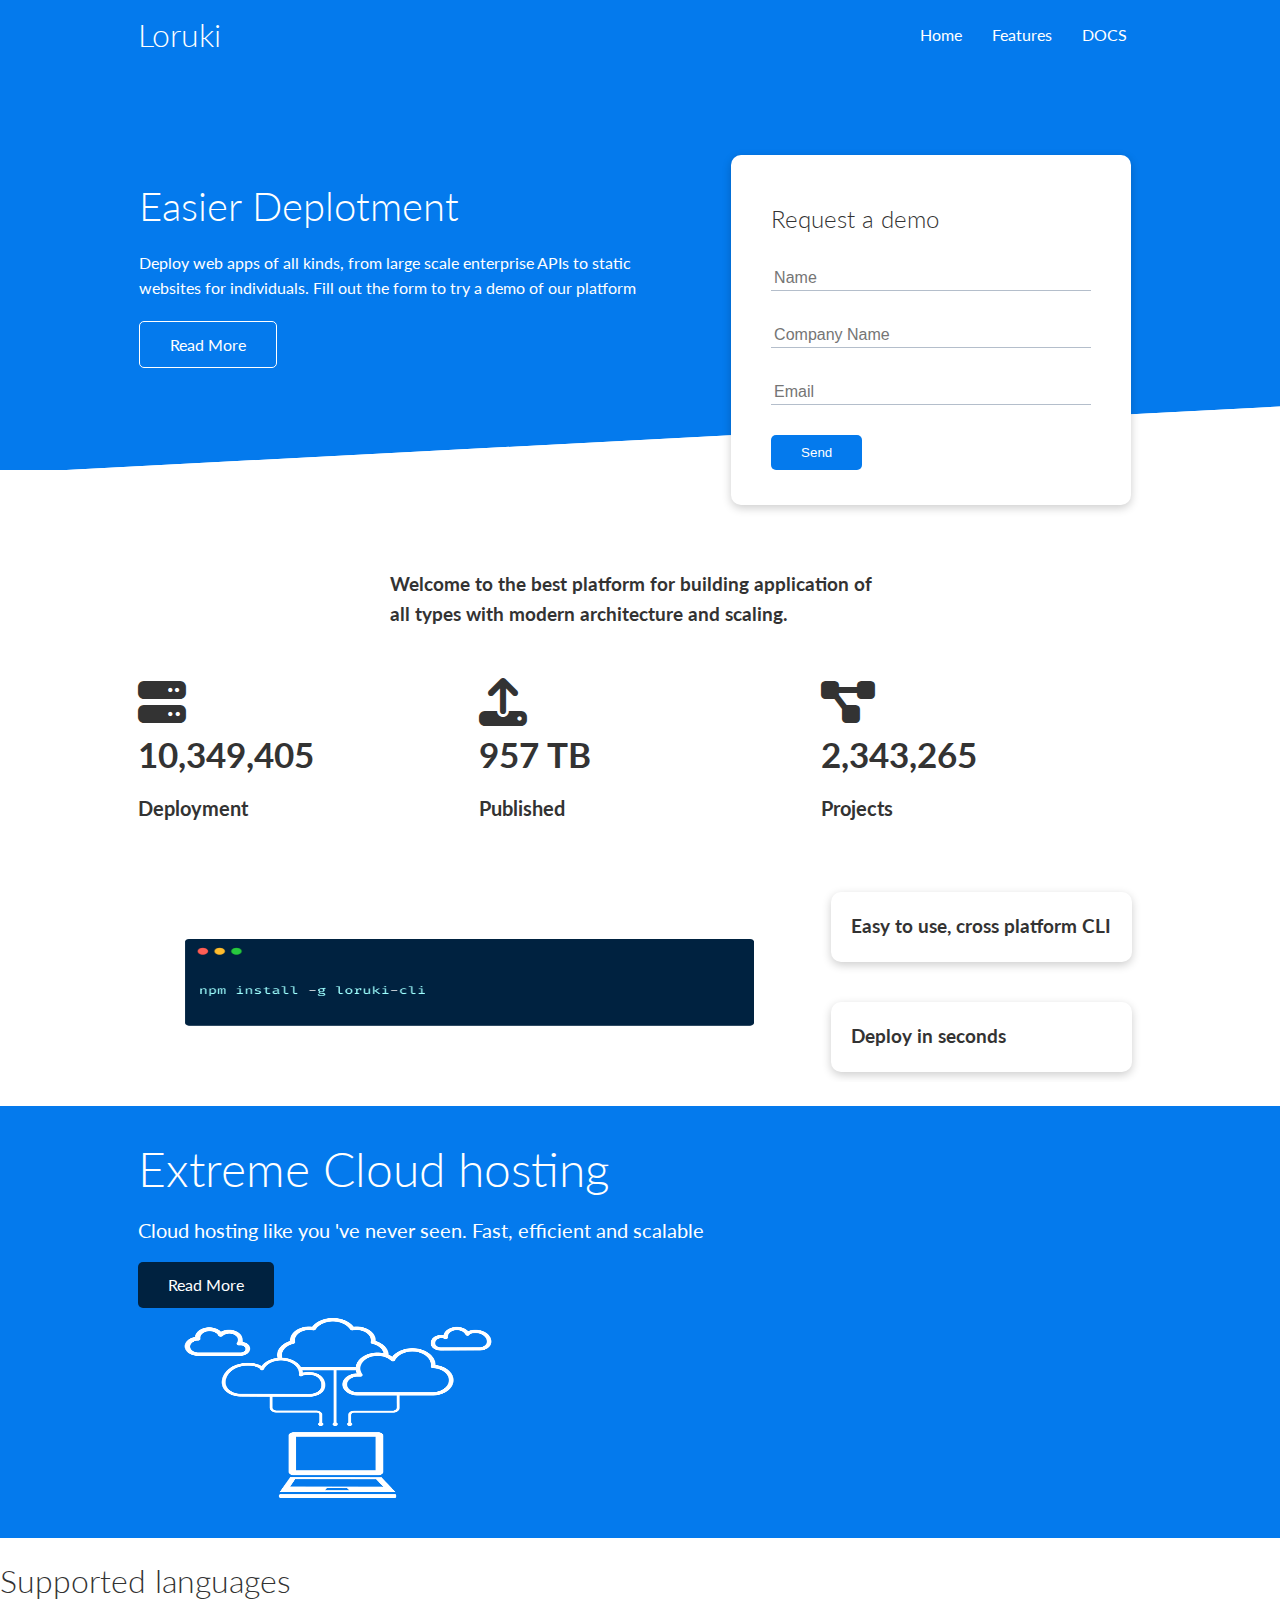
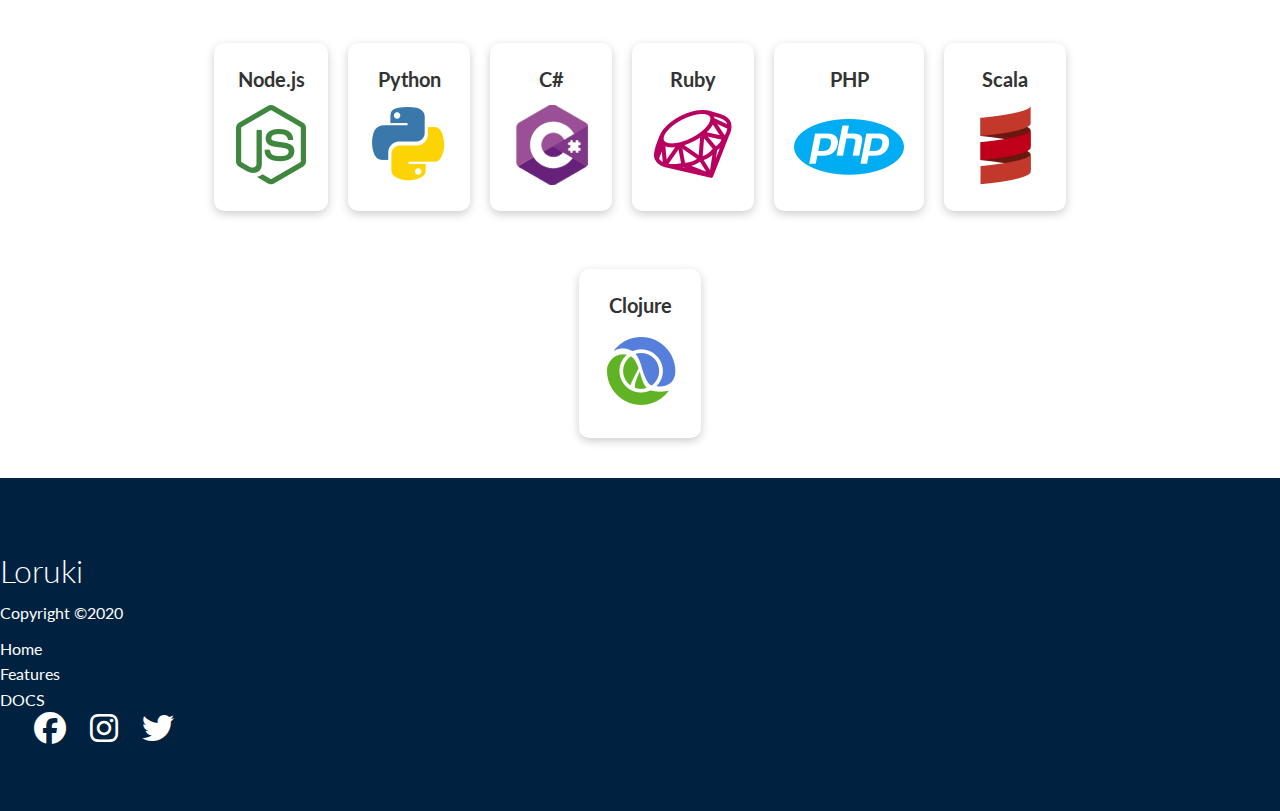
<file: project-7 (brad)/index.html>
<!DOCTYPE html>
<html lang="en">

<head>
    <meta charset="UTF-8">
    <meta http-equiv="X-UA-Compatible" content="IE=edge">
    <meta name="viewport" content="width=device-width, initial-scale=1.0">
    <title>Loruki | cloud hosting for everyone</title>
    <link rel="stylesheet" href="https://cdnjs.cloudflare.com/ajax/libs/font-awesome/6.1.1/css/all.min.css" >
    <link rel="stylesheet" href="utilities.css">
    <link rel="stylesheet" href="style.css">
</head>
<body>
    <!--navbar-->
    <div class="navbar">
        <div class="container flex">
            <h1 class="logo">Loruki</h1>
                <nav>
                    <ul>
                    <li><a href="index.html">Home</a></li>
                    <li><a href="features.html">Features</a></li>
                    <li><a href="docs.html">DOCS</a></li>
                    </ul>
                </nav>
            
        </div>
    </div>
    <!--showcase-->
    <section class="showcase">
        <div class="container grid">
            <div class="showcase-text">
                <h1>Easier Deplotment</h1>
                <p>Deploy web apps of all kinds, from large scale enterprise APIs to static websites for individuals. Fill out the form to try a demo of our platform</p>
                <a href="features.html" class="btn btn-outline">Read More</a>
                
            </div>
            <div class="showcase-form card">
                <h2>Request a demo</h2>
                <form>
                    <div class="form-control">
                        <input type="text" name="name" placeholder="Name" required>
                    </div>
                    <div class="form-control">
                        <input type="text" name="company" placeholder="Company Name" required>
                    </div>
                    <div class="form-control">
                        <input type="email" name="email" placeholder="Email" required>
                    </div>
                    <input type="submit" value="Send" class="btn btn-primary">
                </form>
        </div>
        </div>

    </section>
    <!--stats-->
    <section class="stats">
        <div class="container">
            <h3 class="stats-heading text-center my-1">
                Welcome to the best platform for building application of all types with modern architecture and scaling.
            </h3> 
            <div class="grid grid-3 text-center my-4">
                <div>
                    <i class="fas fa-server fa-3x"></i>
                    <h3>10,349,405</h3>
                    <p class="text-secondary">Deployment</p>
                </div>
                <div>
                    <i class="fas fa-upload fa-3x"></i>
                    <h3>957 TB</h3>
                    <p class="text-secondary"> Published</p>
                    </div>

                    <div>
                    <i class="fas fa-project-diagram fa-3x"></i>
                    <h3>2,343,265</h3>
                    <p class="text-secondary">Projects</p>
                    </div>

                    
                </div>
                <div></div>


           </div>        

    </section>
    <!---cli-->
    <section class="cli">
        <div class="container grid">
            <img src="images/cli.png" alt="" height="150px" >
            <div class="card">
                <h3>Easy to use, cross platform CLI</h3>
            </div>
            <div class="card">
                <h3>Deploy in seconds</h3>
            </div>
        </div>
    </section>

     <!--Cloud--->
     <section class="cloud bg-primary my-2 py-2">
        <div class="container gird">
            <div class="text-center">
                <h2 class="lg">Extreme Cloud hosting</h2>
                <p class="lead my-1">Cloud hosting like you 've never seen.
                    Fast, efficient and scalable</p>
                    <a href="features.html" class="btn btn-dark">Read More</a>             
            </div>
            <img src="images/cloud.png"  alt="" height="200px" width="200px" >
        </div>
     </section>
     <!--Languages-->
     <section class="languages">
        <h2 class="md text-center my-2">
            Supported languages
        </h2>
        <div class="container flex">
            <div class="card">
                <h4>Node.js</h4>
                <img src="logos/node.png" alt="">
            </div>
            <div class="card">
                <h4>Python</h4>
                <img src="logos/python.png" alt="">
              </div>
              <div class="card">
                <h4>C#</h4>
                <img src="logos/csharp.png" alt="">
              </div>
              <div class="card">
                <h4>Ruby</h4>
                <img src="logos/ruby.png" alt="">
              </div>
              <div class="card">
                <h4>PHP</h4>
                <img src="logos/php.png" alt="">
              </div>
              <div class="card">
                <h4>Scala</h4>
                <img src="logos/scala.png" alt="">
              </div>
              <div class="card">
                <h4>Clojure</h4>
                <img src="logos/clojure.png" alt="">
              </div>
        </div>
     </section>
     <!---Footer-->
     <footer class="footer bg-dark py-5">
        <div class="contaienr gird grid-3">
            <div>
             <h1>
                Loruki
             </h1>
             <p>Copyright &copy;2020</p>

            </div>
            <nav>
                <ul>
                <li><a href="index.html">Home</a></li>
                <li><a href="feature.html">Features</a></li>
                <li><a href="docs.html">DOCS</a></li>
                </ul>
            </nav>
            </div>
            <div class="social">
                <a href="#"><i class="fab fa-gitub fa-2x"></i></a>
                <a href="#"><i class="fab fa-facebook fa-2x"></i></a>
                <a href="#"><i class="fab fa-instagram fa-2x"></i></a>
                <a href="#"><i class="fab fa-twitter fa-2x"></i></a>

            </div>
            
            

            

        </div>
     </footer>

</body>
</html>
</file>
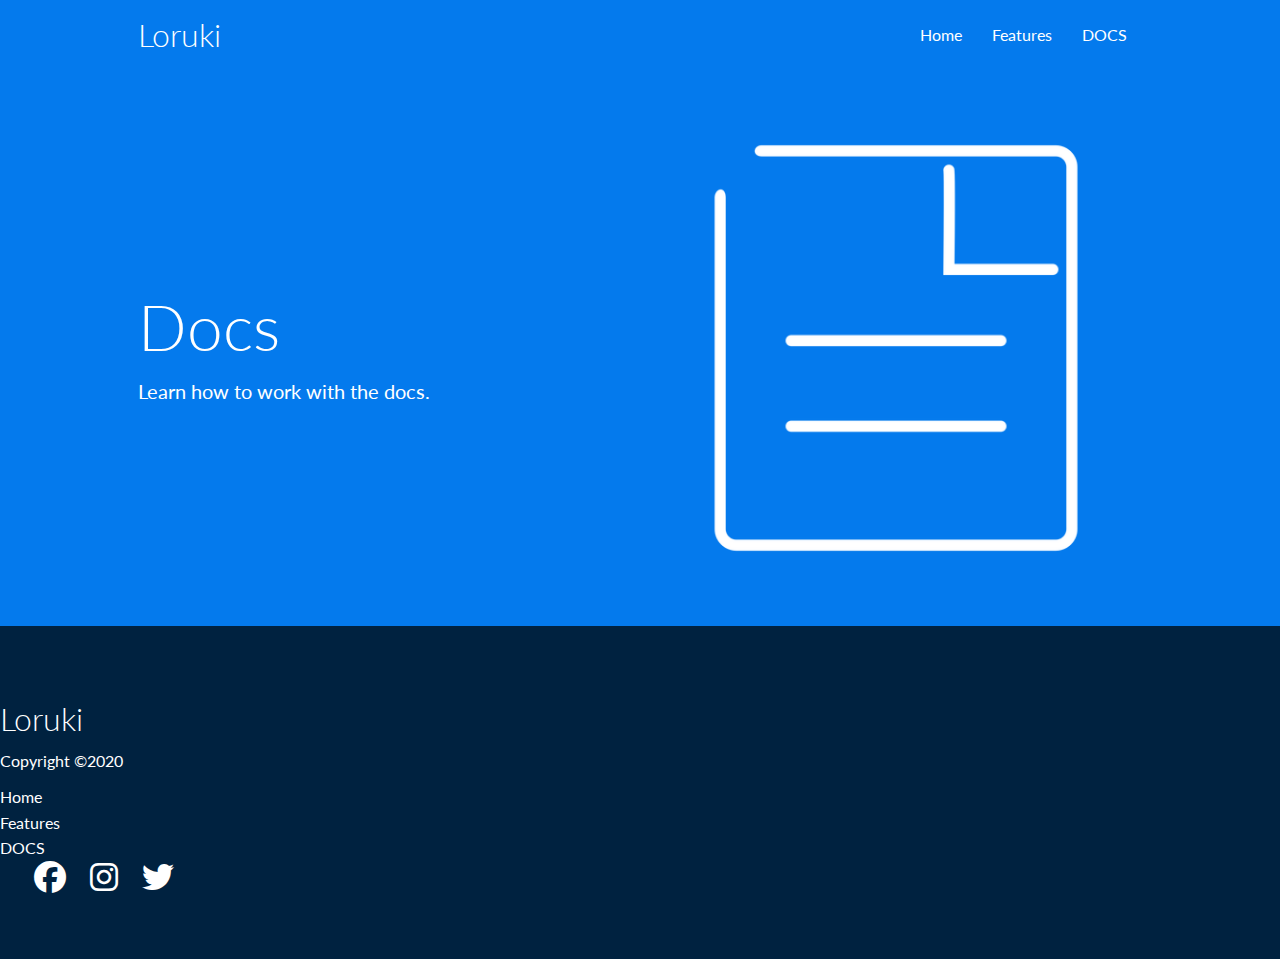
<file: project-7 (brad)/docs.html>
<!DOCTYPE html>
<html lang="en">

<head>
    <meta charset="UTF-8">
    <meta http-equiv="X-UA-Compatible" content="IE=edge">
    <meta name="viewport" content="width=device-width, initial-scale=1.0">
    <title>Loruki | cloud hosting for everyone</title>
    <link rel="stylesheet" href="https://cdnjs.cloudflare.com/ajax/libs/font-awesome/6.1.1/css/all.min.css" >
    <link rel="stylesheet" href="utilities.css">
    <link rel="stylesheet" href="style.css">
</head>
<body>
    <!--navbar-->
    <div class="navbar">
        <div class="container flex">
            <h1 class="logo">Loruki</h1>
                <nav>
                    <ul>
                    <li><a href="index.html">Home</a></li>
                    <li><a href="features.html">Features</a></li>
                    <li><a href="docs.html">DOCS</a></li>
                    </ul>
                </nav>
            
        </div>
    </div>
    <!---Head-->
    <section class="Docs-head bg-primary py-3">
        <div class="container grid">
            <div>
                <h1 class="xl">Docs</h1>
                <p class="lead">
                    Learn how to work with the docs.
                </p>
            </div>
            <img src="images/docs.png" alt="">

        </div>
    </section>
    

   
     <!---Footer-->
     <footer class="footer bg-dark py-5">
        <div class="contaienr gird grid-3">
            <div>
             <h1>
                Loruki
             </h1>
             <p>Copyright &copy;2020</p>

            </div>
            <nav>
                <ul>
                <li><a href="index.html">Home</a></li>
                <li><a href="features.html">Features</a></li>
                <li><a href="docs.html">DOCS</a></li>
                </ul>
            </nav>
            </div>
            <div class="social">
                <a href="#"><i class="fab fa-gitub fa-2x"></i></a>
                <a href="#"><i class="fab fa-facebook fa-2x"></i></a>
                <a href="#"><i class="fab fa-instagram fa-2x"></i></a>
                <a href="#"><i class="fab fa-twitter fa-2x"></i></a>
            

            </div>
            
            

            

        </div>
     </footer>

</body>
</html>
</file>
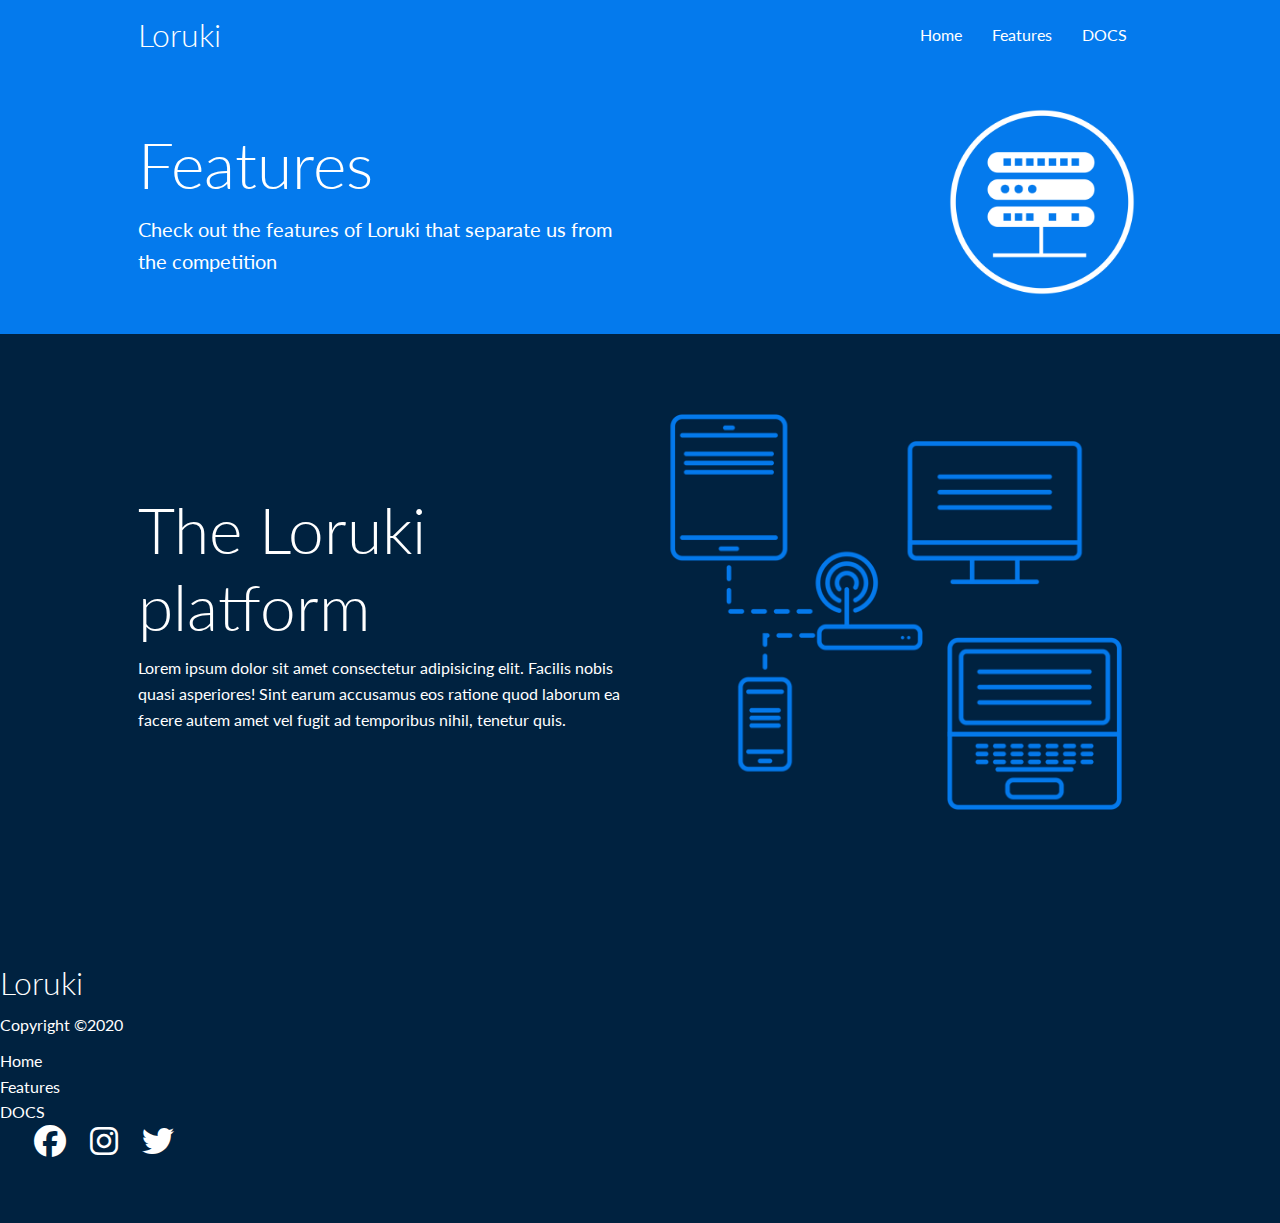
<file: project-7 (brad)/features.html>
<!DOCTYPE html>
<html lang="en">

<head>
    <meta charset="UTF-8">
    <meta http-equiv="X-UA-Compatible" content="IE=edge">
    <meta name="viewport" content="width=device-width, initial-scale=1.0">
    <title>Loruki | cloud hosting for everyone</title>
    <link rel="stylesheet" href="https://cdnjs.cloudflare.com/ajax/libs/font-awesome/6.1.1/css/all.min.css" >
    <link rel="stylesheet" href="utilities.css">
    <link rel="stylesheet" href="style.css">
</head>
<body>
    <!--navbar-->
    <div class="navbar">
        <div class="container flex">
            <h1 class="logo">Loruki</h1>
                <nav>
                    <ul>
                    <li><a href="index.html">Home</a></li>
                    <li><a href="features.html">Features</a></li>
                    <li><a href="docs.html">DOCS</a></li>
                    </ul>
                </nav>
            
        </div>
    </div>
    <!---Head-->
    <section class="features-head bg-primary py-3">
        <div class="container grid">
            <div>
                <h1 class="xl">Features </h1>
                <p class="lead">
                    Check out the features of Loruki  that separate us from the 
                    competition
                </p>
            </div>
            <img src="images/server.png" alt="">

        </div>
    </section>
     <!--Sub heading-->
     <section class="features-subhead bg-dark py-3">
        <div class="container grid">
            <div>
                <h1 class="xl">The Loruki platform</h1>
                <p>
                 Lorem ipsum dolor sit amet consectetur adipisicing elit. Facilis nobis quasi asperiores! Sint earum accusamus eos ratione quod laborum ea facere autem amet vel fugit ad temporibus nihil, tenetur quis.
                </p>
            </div>
            <img src="images/server2.png" alt="">

        </div>

        </div>
     </section>

   
     <!---Footer-->
     <footer class="footer bg-dark py-5">
        <div class="contaienr gird grid-3">
            <div>
             <h1>
                Loruki
             </h1>
             <p>Copyright &copy;2020</p>

            </div>
            <nav>
                <ul>
                <li><a href="index.html">Home</a></li>
                <li><a href="features.html">Features</a></li>
                <li><a href="docs.html">DOCS</a></li>
                </ul>
            </nav>
            </div>
            <div class="social">
                <a href="#"><i class="fab fa-gitub fa-2x"></i></a>
                <a href="#"><i class="fab fa-facebook fa-2x"></i></a>
                <a href="#"><i class="fab fa-instagram fa-2x"></i></a>
                <a href="#"><i class="fab fa-twitter fa-2x"></i></a>

            </div>
            
            

            

        </div>
     </footer>

</body>
</html>
</file>
<file: project-7 (brad)/utilities.css>
.container {
    max-width: 1100px;
    margin: 0 auto; 
    overflow: auto;
    padding: 0 48px;
    
}
.btn  {
    display:inline-block;
    background: var(--primary-color);
    color: #fff;
    padding: 10px 30px;
    border: none;
    border-radius: 5px;

}
.btn-outline {
    background-color: transparent;
    border: white 1px solid;
}
.btn:hover{
    transform: scale(0.98);
}

text-center {
    text-align: center;
    
}

/* Backgrounds and coloured buttons */
.bg-primary, .btn-primary {
    background-color: var(--primary-color);
    color: #fff;

}
.bg-secondary, .btn-secondary {
    background-color: var(--secondary-color);
    color: #fff;
}
.bg-dark, .btn-dark {
    background-color: var(--dark-color);
    color: #fff;
}
.bg-light, .btn-light {
    background-color: var(--light-color);
    color: #fff;
}
.bg-primary a,
 .btn-primary a,
 .bg-secondary a,
  .btn-secondary a,
  .bg-dark a,
   .btn-dark {
    color: #fff;
   }

/*text sizes*/

.lead {
    font-size:20px
}

.sm {
    font-size: 1rem;
}

.md {
    font-size: 2rem;
}

.lg {
    font-size: 3rem;
}

.xl {
    font-size: 4rem;
}


.card {
    background-color: #fff;
    border-radius: 10px;
    box-shadow: 0px 3px 10px rgba(0, 0, 0, 0.2);
    padding: 20px;
    margin: 10px;
   color: #333;
}
.flex {
    display: flex;
    justify-content:center;
    align-items: center;
    height: 100%;
    

}
.grid {
    display: grid;
    grid-template-columns:repeat(2,1fr);
    gap: 20px;
    align-items: center;
    justify-content: center;
    height:100%;


}
.grid-3 {
    grid-template-columns: repeat(3,1fr);
}



/*margin*/

.my-1 {
    margin: 1rem 0;
}
.my-2{
    margin:1.5rem 0 ;
}
.my-3 {
    margin:2rem 0;
}
.my-4 {
    margin: 3rem 0;
}
.my-5 {
    margin: 4rem 0;

}

.m-1 {
    margin: 1rem ;
}
.m-2{
    margin:1.5rem  ;
}
.m-3 {
    margin:2rem ;
}
.m-4 {
    margin: 3rem ;
}
.m-5 {
    margin: 4rem ;

}

/*Padding*/

.py-1 {
    padding: 1rem 0;
}
.py-2{
    padding:1.5rem 0 ;
}
.py-3 {
    padding:2rem 0 ;
}
.py-4 {
    padding: 3rem 0;
}
.py-5 {
    padding: 4rem 0;

}

.p-1 {
    padding: 1rem ;
}
.p-2{
    padding:1.5rem  ;
}
.p-3 {
    padding:2rem  ;
}
.p-4 {
    padding: 3rem ;
}
.p-5 {
    padding: 4rem ;

}
</file>
<file: project-7 (brad)/style.css>
@import url('https://fonts.googleapis.com/css2?family=Lato:wght@300&display=swap');

:root {
  --primary-color: #047aed;
  --secondary-color: #1c3fa8;
  --dark-color: #002240;
  --light-color: #f4f4f4;
  --success-color: #5cb85c;
  --error-color: #d9534f;
}

* {
  box-sizing: border-box;
  padding: 0;
  margin: 0;
}

body {
  font-family: 'Lato', sans-serif;
  color: #333;
  line-height: 1.6;
}

ul {
  list-style-type: none;
}

a {
  text-decoration: none;
  color: #333;
}

h1,
h2 {
  font-weight: 300;
  line-height: 1.2;
  margin: 10px 0;
}

p {
  margin: 10px 0;
}

img {
  width: 100%;
}

code,
pre {
  background: #333;
  color: #fff;
  padding: 10px;
}

.hidden {
  visibility: hidden;
  height: 0;
}

/* Navbar */
.navbar {
  background-color: var(--primary-color);
  color: #fff;
  height: 70px;
}

.navbar ul {
  display: flex;
}

.navbar a {
  color: #fff;
  padding: 10px;
  margin: 0 5px;
}

.navbar a:hover {
  border-bottom: 2px #fff solid;
}

.navbar .flex {
  justify-content: space-between;
}

/* Showcase */
.showcase {
  height: 400px;
  background-color: var(--primary-color);
  color: #fff;
  position: relative;
}

.showcase h1 {
  font-size: 40px;
}

.showcase p {
  margin: 20px 0;
}

.showcase .grid {
  overflow: visible;
  grid-template-columns: 55% auto;
  gap: 30px;
}

.showcase-text {
  animation: slideInFromLeft 1s ease-in;
}

.showcase-form {
  position: relative;
  top: 60px;
  height: 350px;
  width: 400px;
  padding: 40px;
  z-index: 100;
  justify-self: flex-end;
  animation: slideInFromRight 1s ease-in;
}

.showcase-form .form-control {
  margin: 30px 0;
}

.showcase-form input[type='text'],
.showcase-form input[type='email'] {
  border: 0;
  border-bottom: 1px solid #b4becb;
  width: 100%;
  padding: 3px;
  font-size: 16px;
}

.showcase-form input:focus {
  outline: none;
}

.showcase::before,
.showcase::after {
  content: '';
  position: absolute;
  height: 100px;
  bottom: -70px;
  right: 0;
  left: 0;
  background: #fff;
  transform: skewY(-3deg);
  -webkit-transform: skewY(-3deg);
  -moz-transform: skewY(-3deg);
  -ms-transform: skewY(-3deg);
}

/* Stats */
.stats {
  padding-top: 100px;
  animation: slideInFromBottom 1s ease-in;
}

.stats-heading {
  max-width: 500px;
  margin: auto;
}

.stats .grid h3 {
  font-size: 35px;
}

.stats .grid p {
  font-size: 20px;
  font-weight: bold;
}

/* Cli */
.cli .grid {
  grid-template-columns: repeat(3, 1fr);
  grid-template-rows: repeat(2, 1fr);
}

.cli .grid > *:first-child {
  grid-column: 1 / span 2;
  grid-row: 1 / span 2;
}

/* Cloud */
.cloud .grid {
  grid-template-columns: 4fr 3fr;
}
.cloud img {
    width: 400px;
    
}

/* Languages */

.languages .flex {
  flex-wrap: wrap;
}

.languages .card {
  text-align: center;
  margin: 18px 10px 40px;
  transition: transform 0.2s ease-in;
}

.languages .card h4 {
  font-size: 20px;
  margin-bottom: 10px;
}

.languages .card:hover {
  transform: translateY(-15px);
}

/* Features */
.features-head img,
.docs-head img {
  width: 200px;
  justify-self: flex-end;
}

.features-sub-head img {
  width: 300px;
  justify-self: flex-end;
}

.features-main .card > i {
  margin-right: 20px;
}

.features-main .grid {
  padding: 30px;
}

.features-main .grid > *:first-child {
  grid-column: 1 / span 3;
}

.features-main .grid > *:nth-child(2) {
  grid-column: 1 / span 2;
}

/* Docs */
.docs-main h3 {
  margin: 20px 0;
}

.docs-main .grid {
  grid-template-columns: 1fr 2fr;
  align-items: flex-start;
}

.docs-main nav li {
  font-size: 17px;
  padding-bottom: 5px;
  margin-bottom: 5px;
  border-bottom: 1px #ccc solid;
}

.docs-main a:hover {
  font-weight: bold;
}

/* Footer */
.footer .social a {
  margin: 0 10px;
}

.fa-github:hover {
  color: #000000;
}

.fa-facebook:hover {
  color: #1773EA;
}

.fa-instagram:hover {
  color: #B32E87;
}

.fa-twitter:hover {
  color: #1C9CEA;
}

/* Animations */
@keyframes slideInFromLeft {
  0% {
    transform: translateX(-100%);
  }

  100% {
    transform: translateX(0);
  }
}

@keyframes slideInFromRight {
  0% {
    transform: translateX(100%);
  }

  100% {
    transform: translateX(0);
  }
}

@keyframes slideInFromTop {
  0% {
    transform: translateY(-100%);
  }

  100% {
    transform: translateX(0);
  }
}

@keyframes slideInFromBottom {
  0% {
    transform: translateY(100%);
  }

  100% {
    transform: translateX(0);
  }
}

/* Tablets and under */
@media (max-width: 768px) {
  .grid,
  .showcase .grid,
  .stats .grid,
  .cli .grid,
  .cloud .grid,
  .features-main .grid,
  .docs-main .grid {
    grid-template-columns: 1fr;
    grid-template-rows: 1fr;
  }

  .showcase {
    height: auto;
  }

  .showcase-text {
    text-align: center;
    margin-top: 40px;
    animation: slideInFromTop 1s ease-in;
  }

  .showcase-form {
    justify-self: center;
    margin: auto;
    animation: slideInFromBottom 1s ease-in;
  }

  .cli .grid > *:first-child {
    grid-column: 1;
    grid-row: 1;
  }

  .features-head,
  .features-sub-head,
  .docs-head {
    text-align: center;
  }

  .features-head img,
  .features-sub-head img,
  .docs-head img {
    justify-self: center;
  }

  .features-main .grid > *:first-child,
  .features-main .grid > *:nth-child(2) {
    grid-column: 1;
  }
}

/* Mobile */
@media (max-width: 500px) {
  .navbar {
    height: 110px;
  }

  .navbar .flex {
    flex-direction: column;
  }

  .navbar ul {
    padding: 10px;
    background-color: rgba(0, 0, 0, 0.1);
  }
  
  .showcase-form {
    width: 300px;
  }
}
</file>
